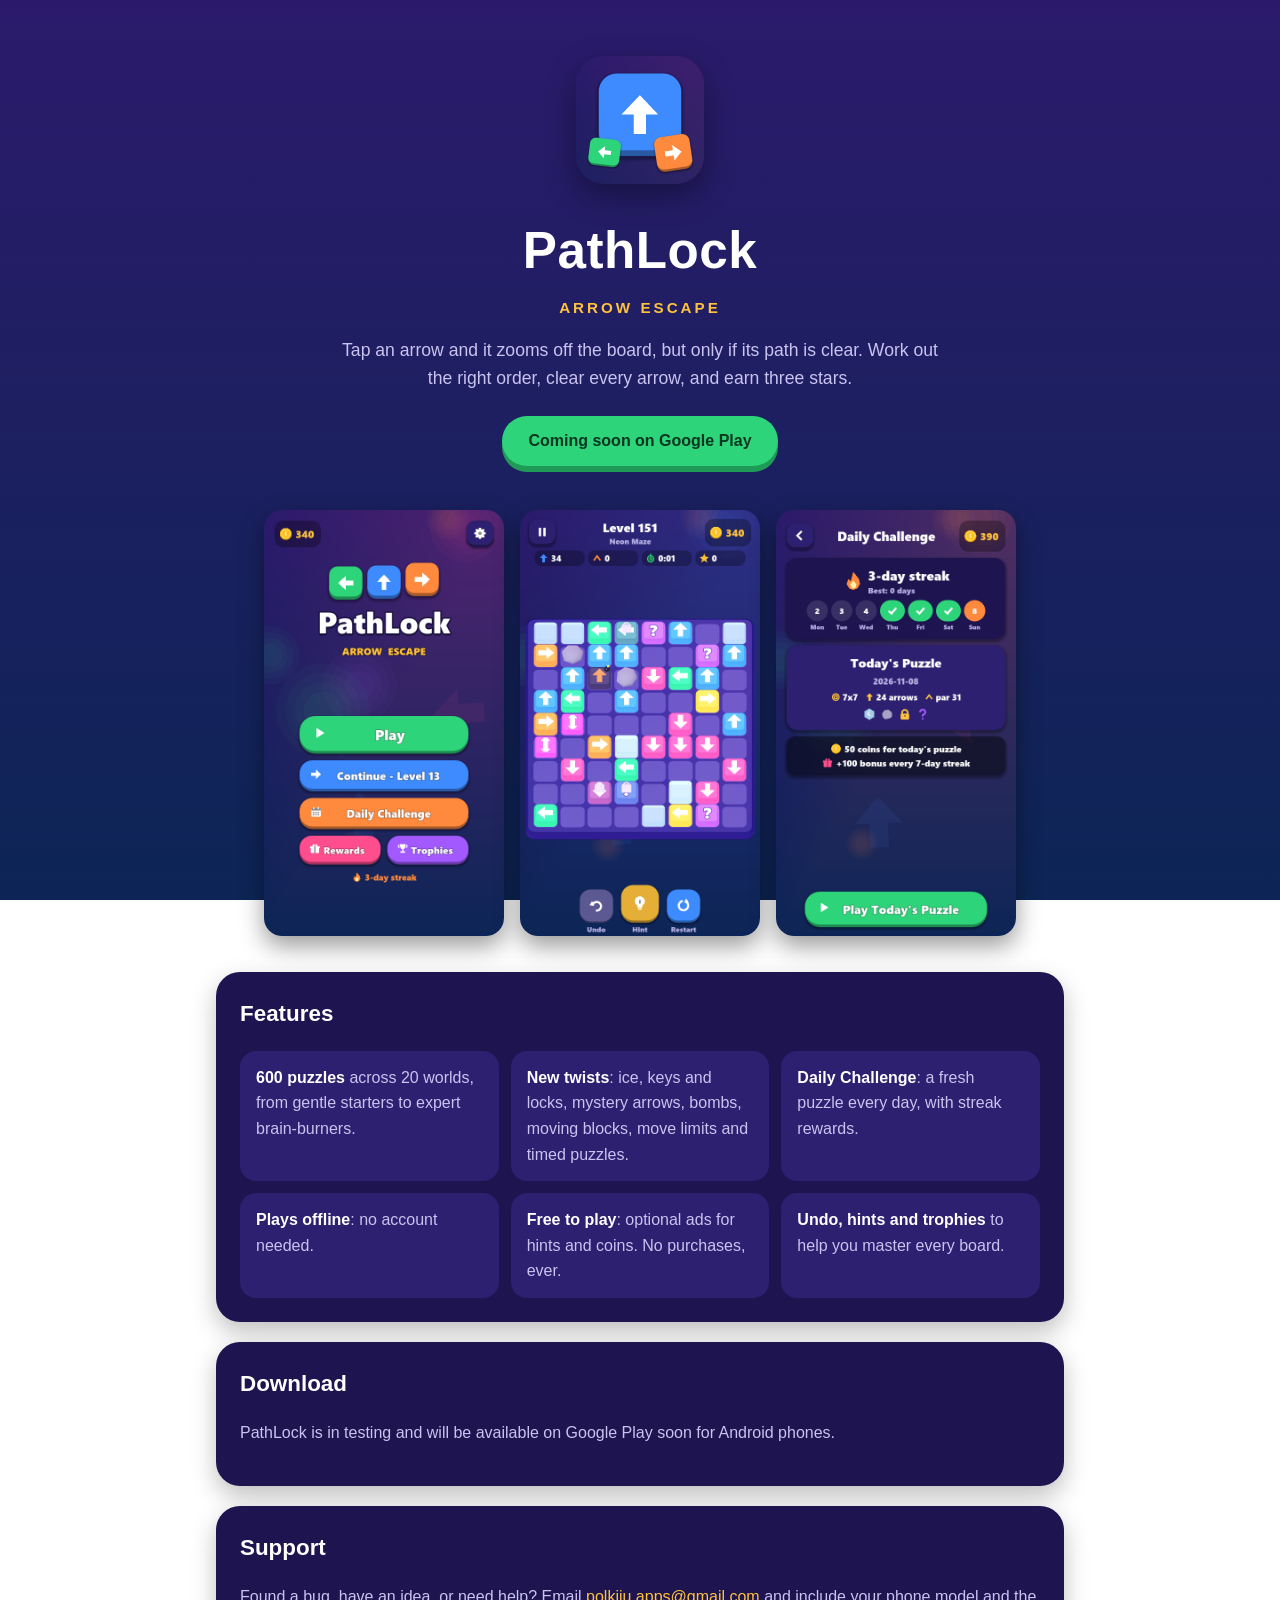
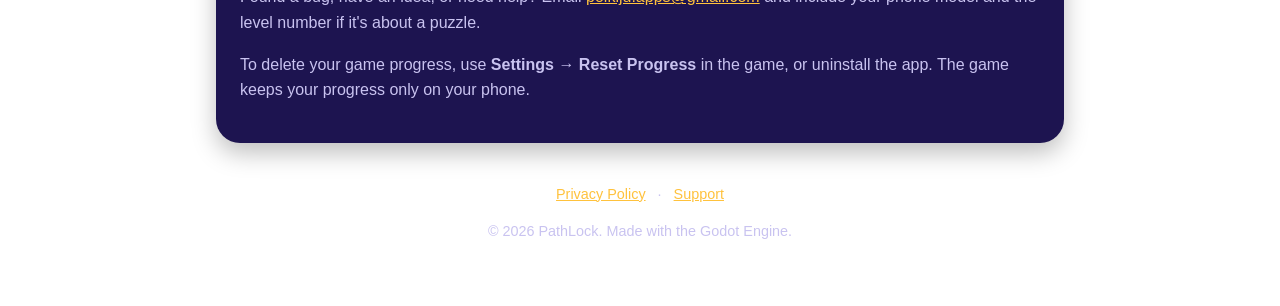
<file: index.html>
<!doctype html>
<html lang="en">
<head>
  <meta charset="utf-8">
  <meta name="viewport" content="width=device-width, initial-scale=1">
  <title>PathLock – Arrow Escape</title>
  <meta name="description" content="PathLock – Arrow Escape: a colourful 3D logic puzzle game for Android with 600 levels. Tap arrows, clear the path!">
  <link rel="icon" type="image/png" href="images/icon.png">
  <link rel="stylesheet" href="style.css">
</head>
<body>
  <main class="wrap">
    <section class="hero">
      <img class="icon" src="images/icon.png" alt="PathLock app icon" width="128" height="128">
      <h1>PathLock</h1>
      <p class="tagline">Arrow Escape</p>
      <p class="lead">Tap an arrow and it zooms off the board, but only if its path is clear. Work out the right order, clear every arrow, and earn three stars.</p>
      <a class="badge" href="#download">Coming soon on Google Play</a>
    </section>

    <div class="shots">
      <img src="images/screen-menu.png" alt="PathLock home screen" width="540" height="960" loading="lazy">
      <img src="images/screen-game.png" alt="A PathLock puzzle board with colourful 3D arrow tiles" width="540" height="960" loading="lazy">
      <img src="images/screen-daily.png" alt="The PathLock daily challenge screen" width="540" height="960" loading="lazy">
    </div>

    <section class="card">
      <h2>Features</h2>
      <ul class="features">
        <li><b>600 puzzles</b> across 20 worlds, from gentle starters to expert brain-burners.</li>
        <li><b>New twists</b>: ice, keys and locks, mystery arrows, bombs, moving blocks, move limits and timed puzzles.</li>
        <li><b>Daily Challenge</b>: a fresh puzzle every day, with streak rewards.</li>
        <li><b>Plays offline</b>: no account needed.</li>
        <li><b>Free to play</b>: optional ads for hints and coins. No purchases, ever.</li>
        <li><b>Undo, hints and trophies</b> to help you master every board.</li>
      </ul>
    </section>

    <section class="card" id="download">
      <h2>Download</h2>
      <p>PathLock is in testing and will be available on Google Play soon for Android phones.</p>
    </section>

    <section class="card" id="support">
      <h2>Support</h2>
      <p>Found a bug, have an idea, or need help? Email <a href="mailto:polkiju.apps@gmail.com">polkiju.apps@gmail.com</a> and include your phone model and the level number if it's about a puzzle.</p>
      <p>To delete your game progress, use <b>Settings → Reset Progress</b> in the game, or uninstall the app. The game keeps your progress only on your phone.</p>
    </section>

    <footer>
      <a href="privacy.html">Privacy Policy</a> · <a href="#support">Support</a>
      <p>© 2026 PathLock. Made with the Godot Engine.</p>
    </footer>
  </main>
</body>
</html>
</file>
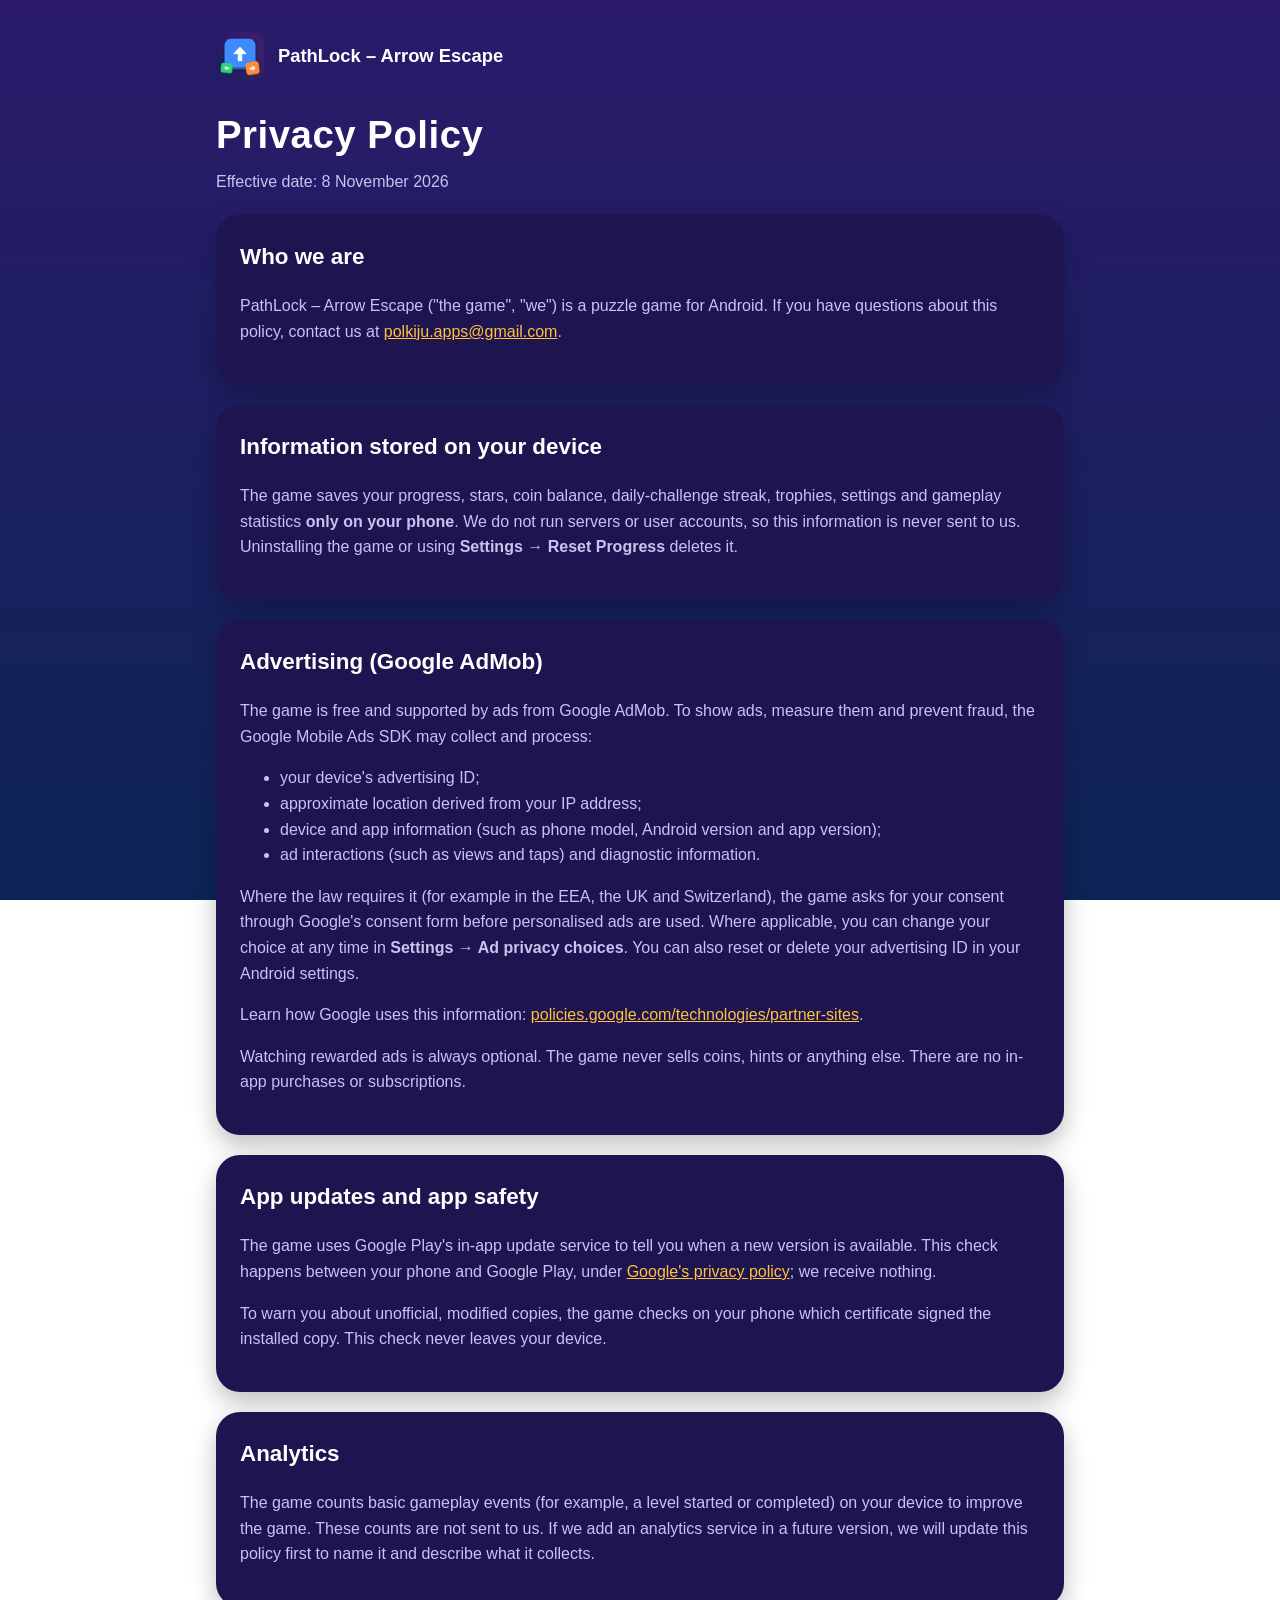
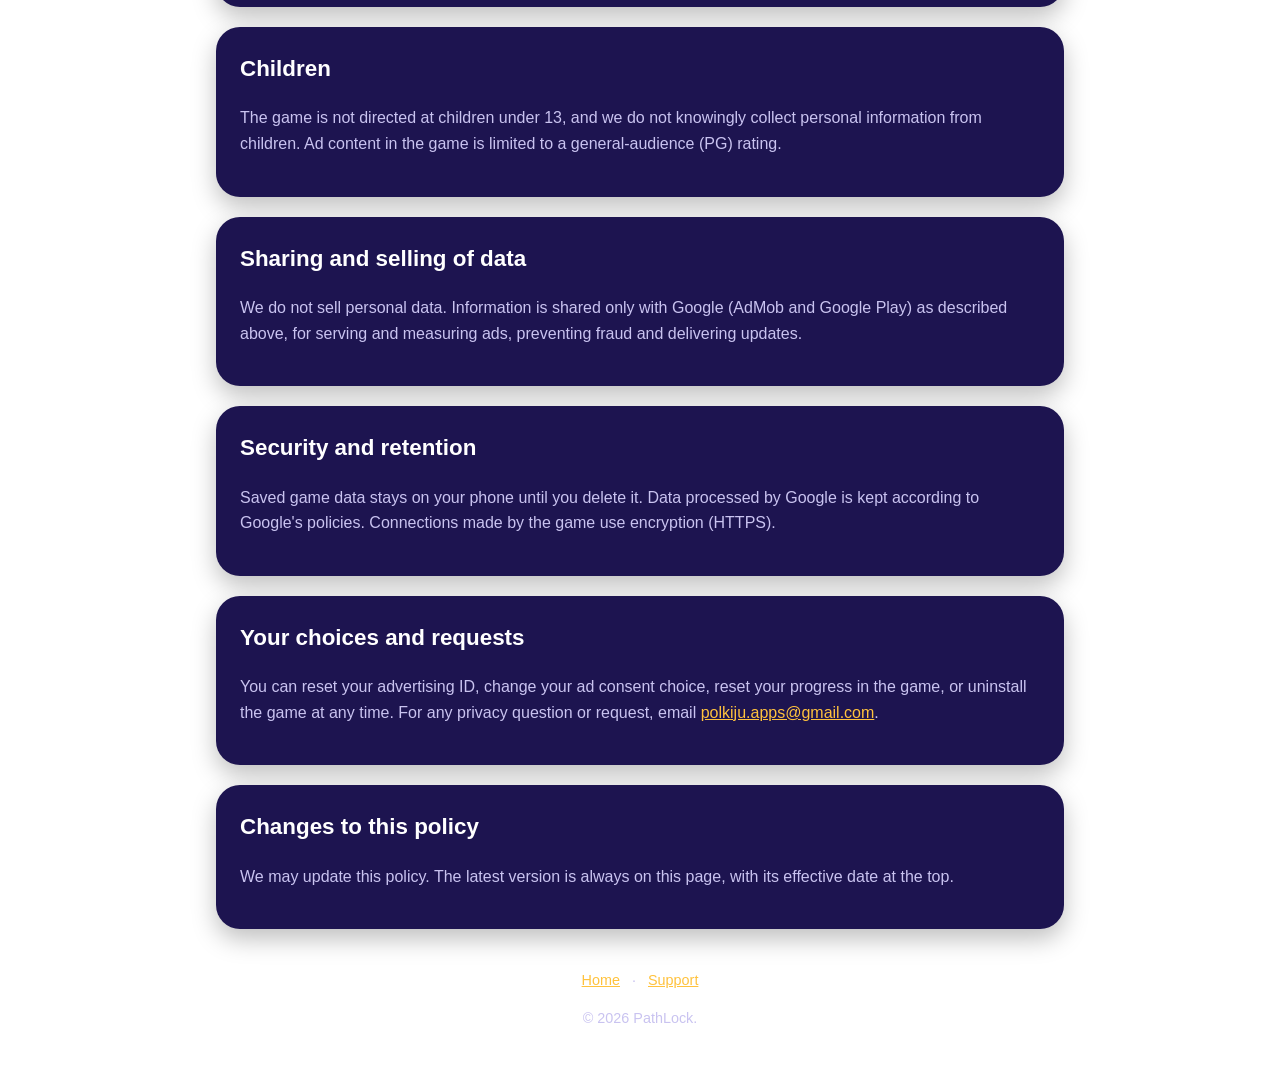
<file: privacy.html>
<!doctype html>
<html lang="en">
<head>
  <meta charset="utf-8">
  <meta name="viewport" content="width=device-width, initial-scale=1">
  <title>PathLock Privacy Policy</title>
  <meta name="description" content="Privacy policy for the PathLock – Arrow Escape Android game.">
  <link rel="icon" type="image/png" href="images/icon.png">
  <link rel="stylesheet" href="style.css">
</head>
<body>
  <main class="wrap policy">
    <a class="top" href="./"><img src="images/icon.png" alt="" width="48" height="48"><span>PathLock – Arrow Escape</span></a>
    <h1>Privacy Policy</h1>
    <p class="meta">Effective date: 8 November 2026</p>

    <section class="card">
      <h2>Who we are</h2>
      <p>PathLock – Arrow Escape ("the game", "we") is a puzzle game for Android. If you have questions about this policy, contact us at <a href="mailto:polkiju.apps@gmail.com">polkiju.apps@gmail.com</a>.</p>
    </section>

    <section class="card">
      <h2>Information stored on your device</h2>
      <p>The game saves your progress, stars, coin balance, daily-challenge streak, trophies, settings and gameplay statistics <b>only on your phone</b>. We do not run servers or user accounts, so this information is never sent to us. Uninstalling the game or using <b>Settings → Reset Progress</b> deletes it.</p>
    </section>

    <section class="card">
      <h2>Advertising (Google AdMob)</h2>
      <p>The game is free and supported by ads from Google AdMob. To show ads, measure them and prevent fraud, the Google Mobile Ads SDK may collect and process:</p>
      <ul>
        <li>your device's advertising ID;</li>
        <li>approximate location derived from your IP address;</li>
        <li>device and app information (such as phone model, Android version and app version);</li>
        <li>ad interactions (such as views and taps) and diagnostic information.</li>
      </ul>
      <p>Where the law requires it (for example in the EEA, the UK and Switzerland), the game asks for your consent through Google's consent form before personalised ads are used. Where applicable, you can change your choice at any time in <b>Settings → Ad privacy choices</b>. You can also reset or delete your advertising ID in your Android settings.</p>
      <p>Learn how Google uses this information: <a href="https://policies.google.com/technologies/partner-sites">policies.google.com/technologies/partner-sites</a>.</p>
      <p>Watching rewarded ads is always optional. The game never sells coins, hints or anything else. There are no in-app purchases or subscriptions.</p>
    </section>

    <section class="card">
      <h2>App updates and app safety</h2>
      <p>The game uses Google Play's in-app update service to tell you when a new version is available. This check happens between your phone and Google Play, under <a href="https://policies.google.com/privacy">Google's privacy policy</a>; we receive nothing.</p>
      <p>To warn you about unofficial, modified copies, the game checks on your phone which certificate signed the installed copy. This check never leaves your device.</p>
    </section>

    <section class="card">
      <h2>Analytics</h2>
      <p>The game counts basic gameplay events (for example, a level started or completed) on your device to improve the game. These counts are not sent to us. If we add an analytics service in a future version, we will update this policy first to name it and describe what it collects.</p>
    </section>

    <section class="card">
      <h2>Children</h2>
      <p>The game is not directed at children under 13, and we do not knowingly collect personal information from children. Ad content in the game is limited to a general-audience (PG) rating.</p>
    </section>

    <section class="card">
      <h2>Sharing and selling of data</h2>
      <p>We do not sell personal data. Information is shared only with Google (AdMob and Google Play) as described above, for serving and measuring ads, preventing fraud and delivering updates.</p>
    </section>

    <section class="card">
      <h2>Security and retention</h2>
      <p>Saved game data stays on your phone until you delete it. Data processed by Google is kept according to Google's policies. Connections made by the game use encryption (HTTPS).</p>
    </section>

    <section class="card">
      <h2>Your choices and requests</h2>
      <p>You can reset your advertising ID, change your ad consent choice, reset your progress in the game, or uninstall the game at any time. For any privacy question or request, email <a href="mailto:polkiju.apps@gmail.com">polkiju.apps@gmail.com</a>.</p>
    </section>

    <section class="card">
      <h2>Changes to this policy</h2>
      <p>We may update this policy. The latest version is always on this page, with its effective date at the top.</p>
    </section>

    <footer>
      <a href="./">Home</a> · <a href="./#support">Support</a>
      <p>© 2026 PathLock.</p>
    </footer>
  </main>
</body>
</html>
</file>
<file: style.css>
:root {
  --bg-top: #2b1a6b;
  --bg-bottom: #0d2556;
  --panel: #1d1450;
  --panel-light: #2d2070;
  --text: #ffffff;
  --text-dim: #c9c3f0;
  --blue: #3d8bff;
  --orange: #ff8a3d;
  --pink: #ff4d8d;
  --green: #2ed47a;
  --gold: #ffc23d;
}

* { box-sizing: border-box; }

html { -webkit-text-size-adjust: 100%; }

body {
  margin: 0;
  min-height: 100vh;
  font-family: "Nunito", "Segoe UI", Roboto, "Helvetica Neue", Arial, sans-serif;
  color: var(--text);
  background: linear-gradient(180deg, var(--bg-top) 0%, var(--bg-bottom) 100%) fixed;
  line-height: 1.6;
}

a { color: var(--gold); }
a:hover { color: #ffe08a; }

.wrap {
  max-width: 880px;
  margin: 0 auto;
  padding: 32px 16px 48px;
}

.top {
  display: flex;
  align-items: center;
  gap: 14px;
  text-decoration: none;
  color: var(--text);
  margin-bottom: 24px;
}
.top img { width: 48px; height: 48px; border-radius: 12px; }
.top span { font-weight: 800; font-size: 1.15rem; }

.hero {
  text-align: center;
  padding: 24px 0 8px;
}
.hero img.icon {
  width: 128px;
  height: 128px;
  border-radius: 28px;
  box-shadow: 0 12px 30px rgba(0, 0, 0, 0.35);
}
h1 {
  font-size: clamp(2rem, 6vw, 3.2rem);
  font-weight: 900;
  margin: 18px 0 4px;
  letter-spacing: 0.5px;
}
.tagline {
  color: var(--gold);
  font-weight: 800;
  letter-spacing: 3px;
  text-transform: uppercase;
  font-size: 0.95rem;
  margin: 0 0 16px;
}
.lead {
  color: var(--text-dim);
  font-size: 1.1rem;
  max-width: 620px;
  margin: 0 auto 24px;
}

.badge {
  display: inline-block;
  padding: 12px 26px;
  border-radius: 999px;
  background: var(--green);
  color: #08361f;
  font-weight: 900;
  text-decoration: none;
  box-shadow: 0 6px 0 #1f9a57;
}

.shots {
  display: flex;
  gap: 16px;
  justify-content: center;
  flex-wrap: wrap;
  margin: 36px 0;
}
.shots img {
  width: min(240px, 44vw);
  height: auto;
  border-radius: 18px;
  box-shadow: 0 10px 24px rgba(0, 0, 0, 0.4);
}

.card {
  background: var(--panel);
  border-radius: 24px;
  padding: 24px;
  margin: 20px 0;
  box-shadow: 0 10px 24px rgba(0, 0, 0, 0.25);
}
.card h2 { margin-top: 0; font-size: 1.4rem; }
.card h3 { margin-bottom: 4px; font-size: 1.1rem; color: var(--gold); }
.card p, .card li { color: var(--text-dim); }

.features {
  list-style: none;
  padding: 0;
  margin: 0;
  display: grid;
  grid-template-columns: repeat(auto-fit, minmax(240px, 1fr));
  gap: 12px;
}
.features li {
  background: var(--panel-light);
  border-radius: 16px;
  padding: 14px 16px;
}
.features b { color: var(--text); }

footer {
  text-align: center;
  color: var(--text-dim);
  font-size: 0.9rem;
  margin-top: 40px;
}
footer a { margin: 0 8px; }

.policy h1 { font-size: clamp(1.8rem, 5vw, 2.4rem); }
.meta { color: var(--text-dim); margin-top: 0; }
</file>
